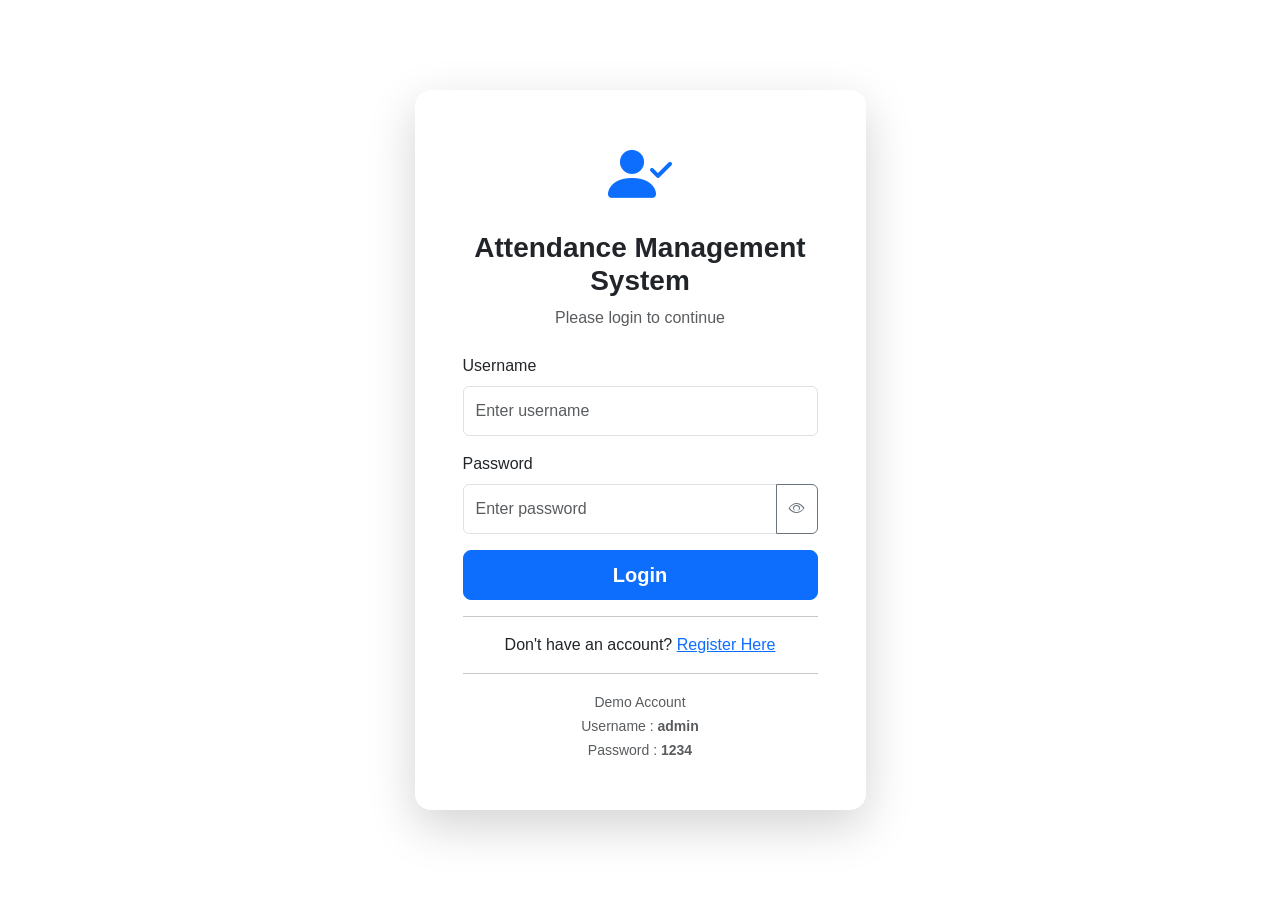
<file: index.html>
<!DOCTYPE html>
<html lang="en">
<head>
    <meta charset="UTF-8">
    <meta name="viewport" content="width=device-width, initial-scale=1.0">
    <title>Attendance Management System | Login</title>

    <!-- Bootstrap 5 -->
    <link href="https://cdn.jsdelivr.net/npm/bootstrap@5.3.3/dist/css/bootstrap.min.css" rel="stylesheet">

    <!-- Bootstrap Icons -->
    <link rel="stylesheet" href="https://cdn.jsdelivr.net/npm/bootstrap-icons@1.11.3/font/bootstrap-icons.min.css">

    <!-- Custom CSS -->
    <link rel="stylesheet" href="css/style.css">
</head>

<body class="bg-light">

<div class="container">

    <div class="row justify-content-center align-items-center vh-100">

        <div class="col-md-5">

            <div class="card shadow-lg border-0 rounded-4">

                <div class="card-body p-5">

                    <div class="text-center mb-4">

                        <i class="bi bi-person-check-fill text-primary display-3"></i>

                        <h2 class="mt-3 fw-bold">
                            Attendance Management System
                        </h2>

                        <p class="text-muted">
                            Please login to continue
                        </p>

                    </div>

                    <form id="loginForm">

                        <div class="mb-3">

                            <label class="form-label">
                                Username
                            </label>

                            <input
                                type="text"
                                class="form-control"
                                id="username"
                                placeholder="Enter username"
                                required>

                        </div>

                        <div class="mb-3">

                            <label class="form-label">
                                Password
                            </label>

                            <div class="input-group">

                                <input
                                    type="password"
                                    class="form-control"
                                    id="password"
                                    placeholder="Enter password"
                                    required>

                                <button
                                    class="btn btn-outline-secondary"
                                    type="button"
                                    onclick="togglePassword()">

                                    <i class="bi bi-eye"></i>

                                </button>

                            </div>

                        </div>

                        <div class="d-grid">

                            <button
                                type="submit"
                                class="btn btn-primary btn-lg">

                                Login

                            </button>
                            <hr>

<div class="text-center">

Don't have an account?

<a href="register.html">

Register Here

</a>

</div>

                        </div>

                    </form>

                    <hr>

                    <div class="text-center">

                        <small class="text-muted">

                            Demo Account

                            <br>

                            Username :
                            <strong>admin</strong>

                            <br>

                            Password :
                            <strong>1234</strong>

                        </small>

                    </div>

                </div>

            </div>

        </div>

    </div>

</div>

<script src="js/login.js"></script>

</body>
</html>
</file>
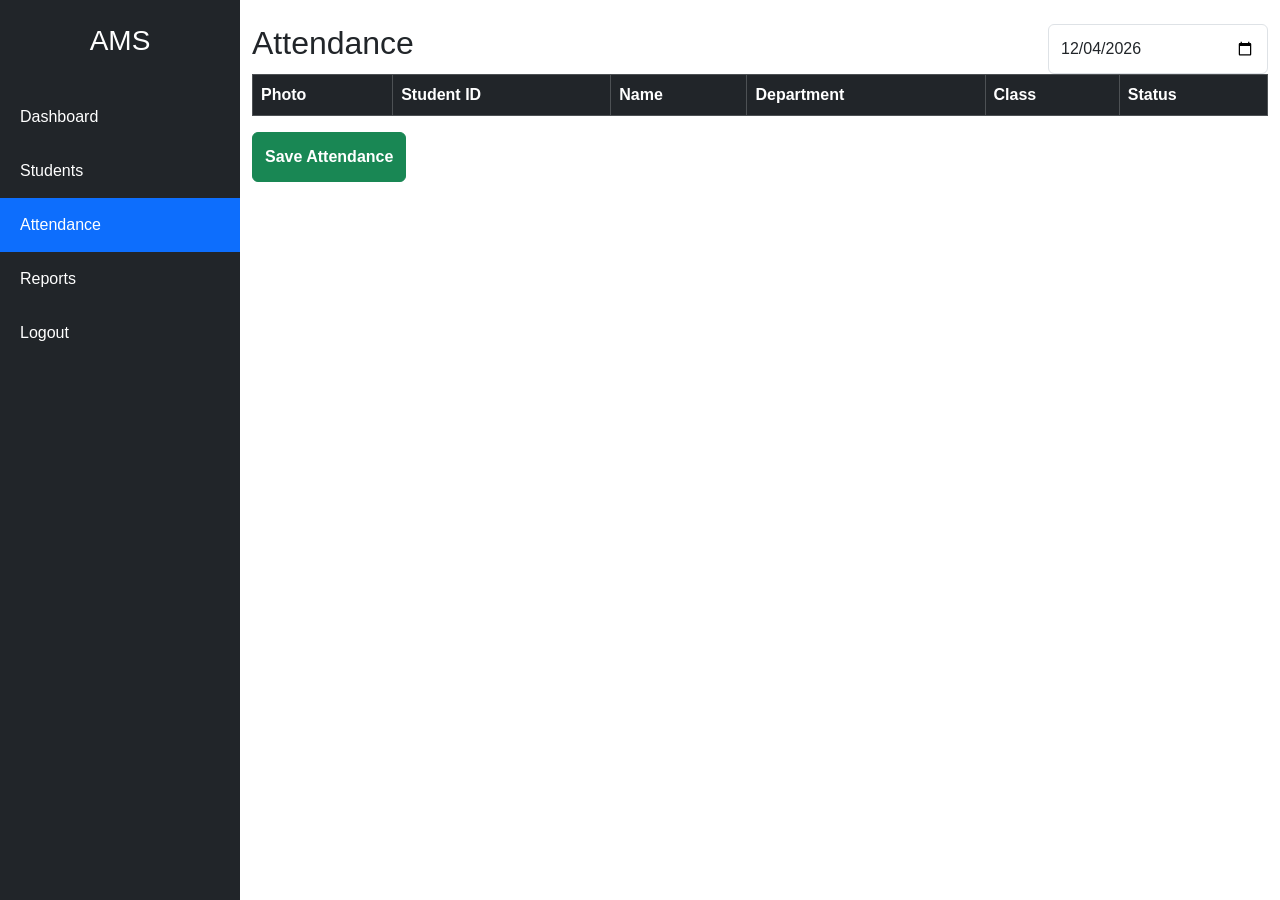
<file: attendance.html>
<!DOCTYPE html>
<html lang="en">
<head>
    <meta charset="UTF-8">
    <meta name="viewport" content="width=device-width, initial-scale=1.0">
    <title>Attendance Management</title>

    <link href="https://cdn.jsdelivr.net/npm/bootstrap@5.3.3/dist/css/bootstrap.min.css" rel="stylesheet">

    <link rel="stylesheet"
    href="https://cdn.jsdelivr.net/npm/bootstrap-icons@1.11.3/font/bootstrap-icons.min.css">

    <link rel="stylesheet" href="css/style.css">
</head>

<body>

<div class="d-flex">

    <!-- Sidebar -->
    <div class="sidebar">

        <h3 class="text-center text-white py-4">
            AMS
        </h3>

        <a href="dashboard.html">
            Dashboard
        </a>

        <a href="students.html">
            Students
        </a>

        <a href="attendance.html" class="active">
            Attendance
        </a>

        <a href="reports.html">
            Reports
        </a>

        <a href="index.html">
            Logout
        </a>

    </div>

    <div class="content">

        <div class="container mt-4">

            <div class="d-flex justify-content-between">

                <h2>Attendance</h2>

                <input
                type="date"
                id="attendanceDate"
                class="form-control"
                style="width:220px;">

            </div>

    <table class="table table-bordered table-hover align-middle">

    <thead class="table-dark">

        <tr>

            <th>Photo</th>
            <th>Student ID</th>
            <th>Name</th>
            <th>Department</th>
            <th>Class</th>
            <th>Status</th>

        </tr>

    </thead>

    <tbody id="attendanceTable">

    </tbody>

</table>

            <button
            class="btn btn-success"
            onclick="saveAttendance()">

            Save Attendance

            </button>

        </div>

    </div>

</div>

<script src="js/attendance.js"></script>

</body>
</html>
</file>
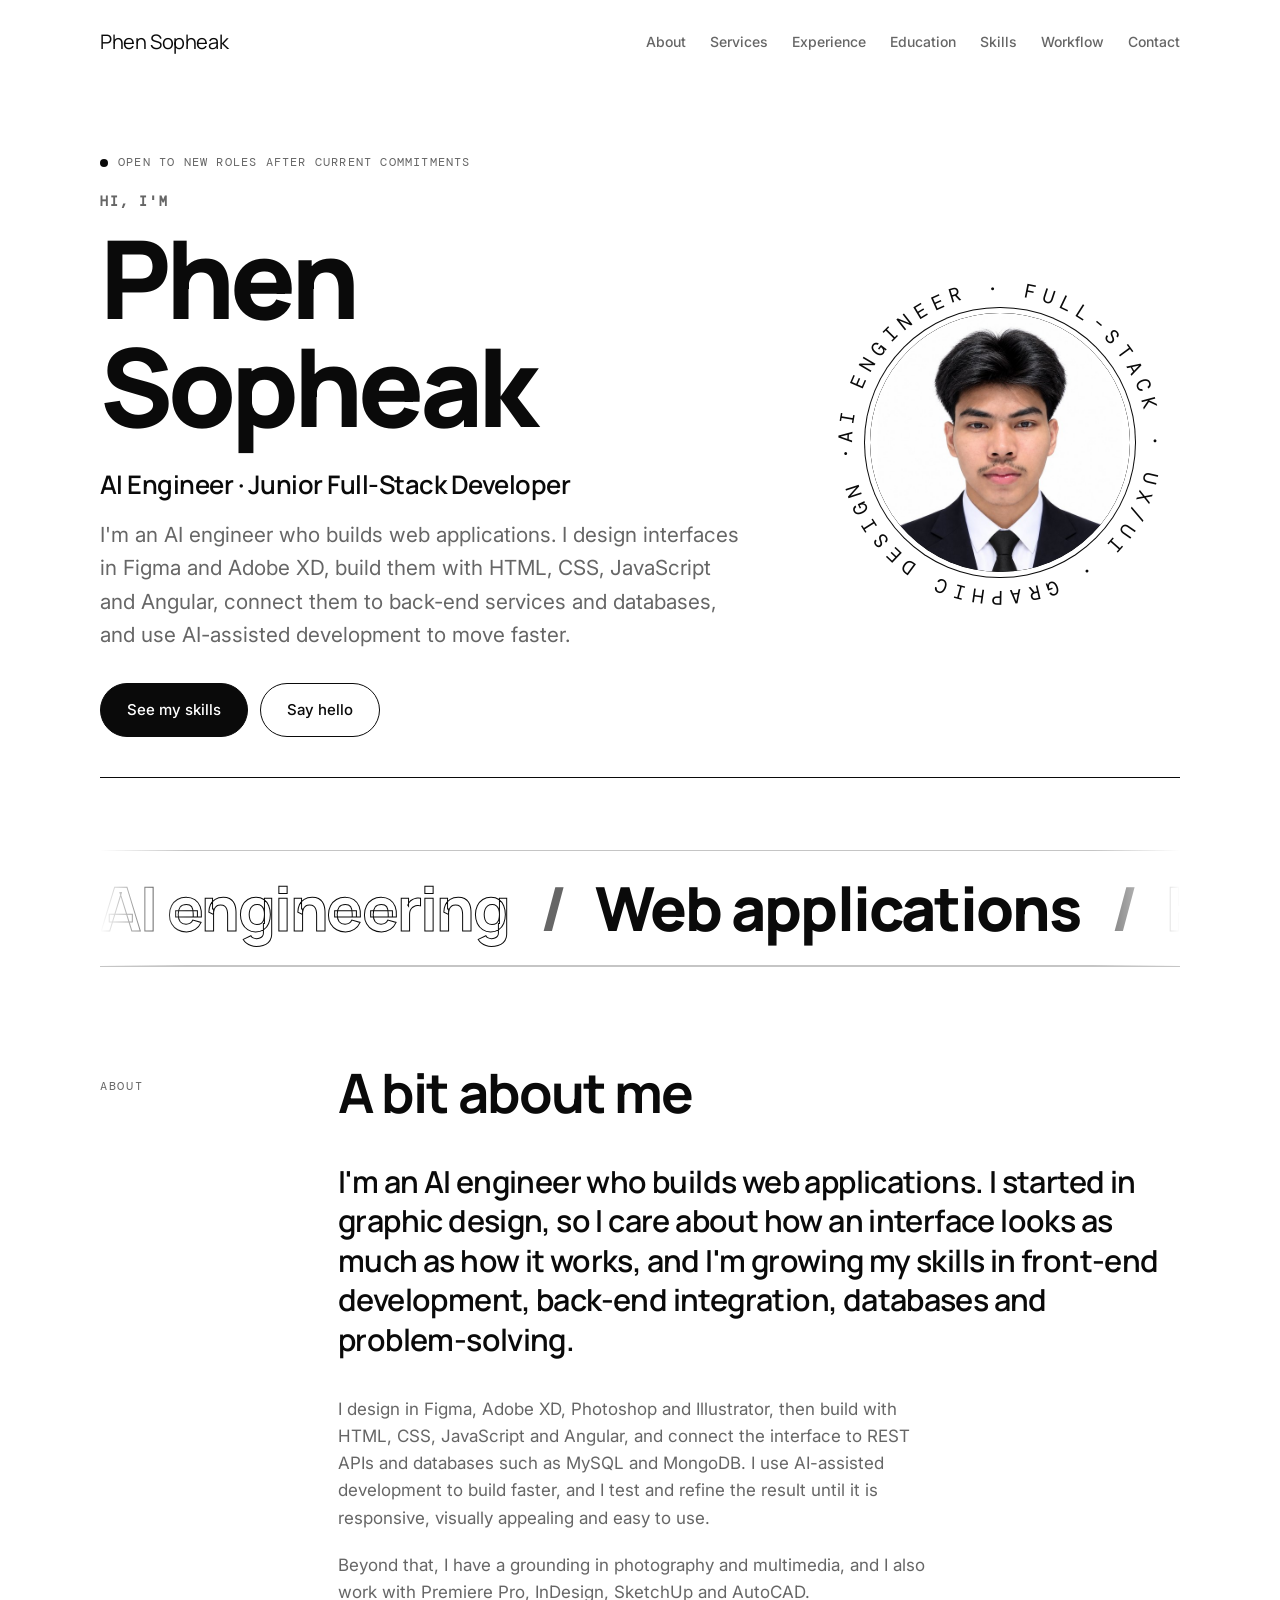
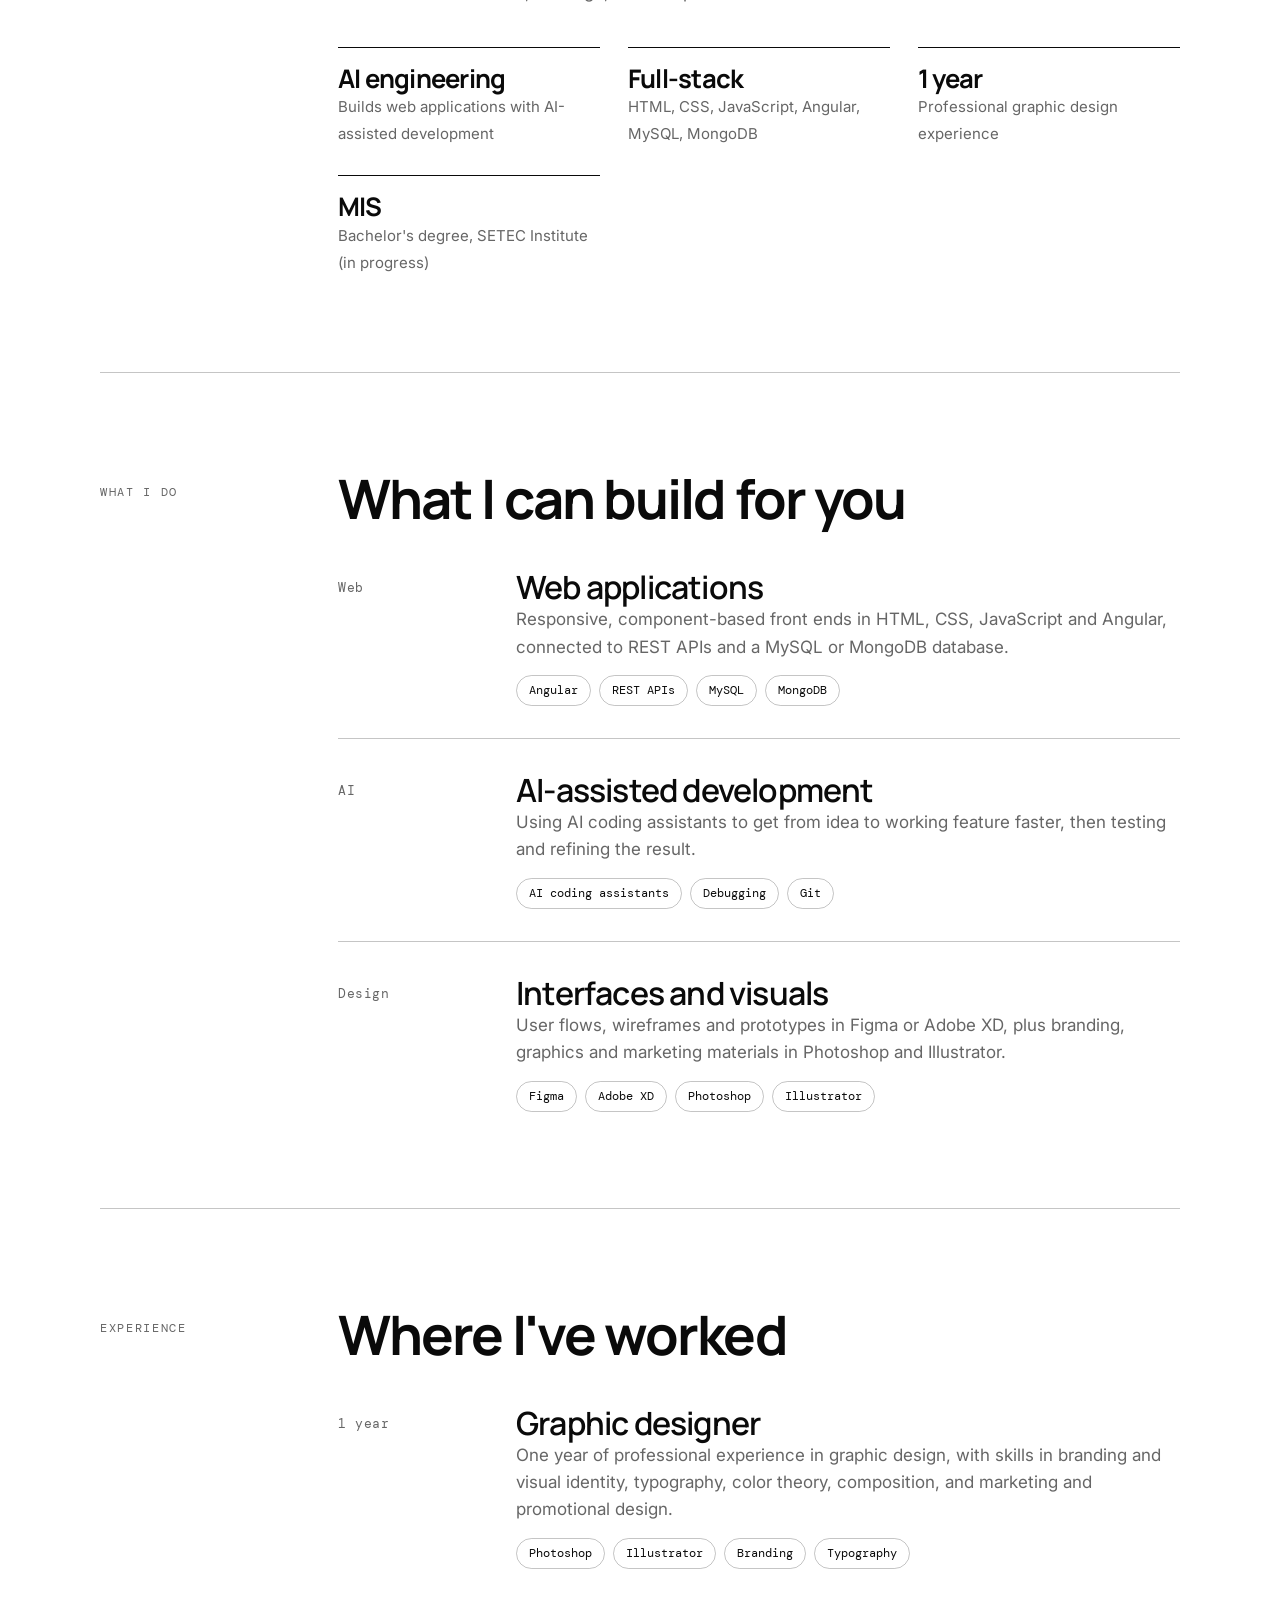
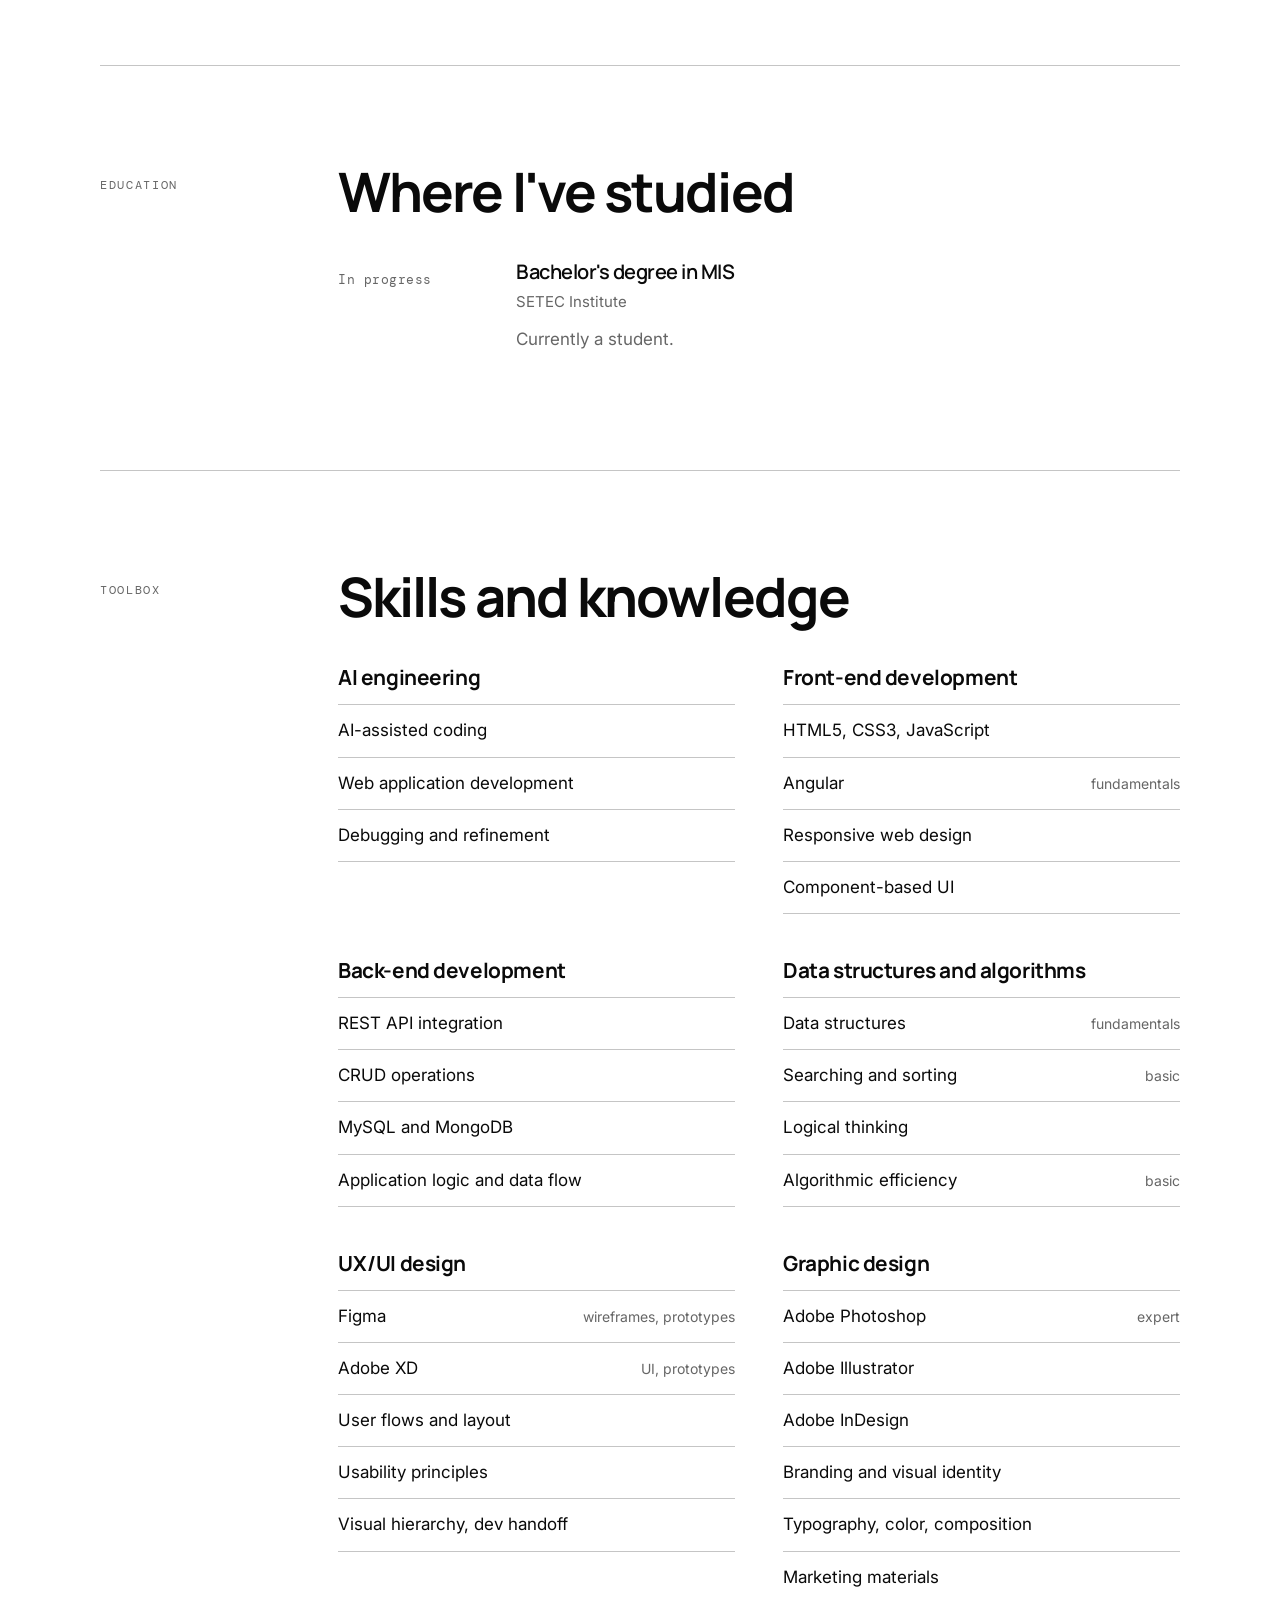
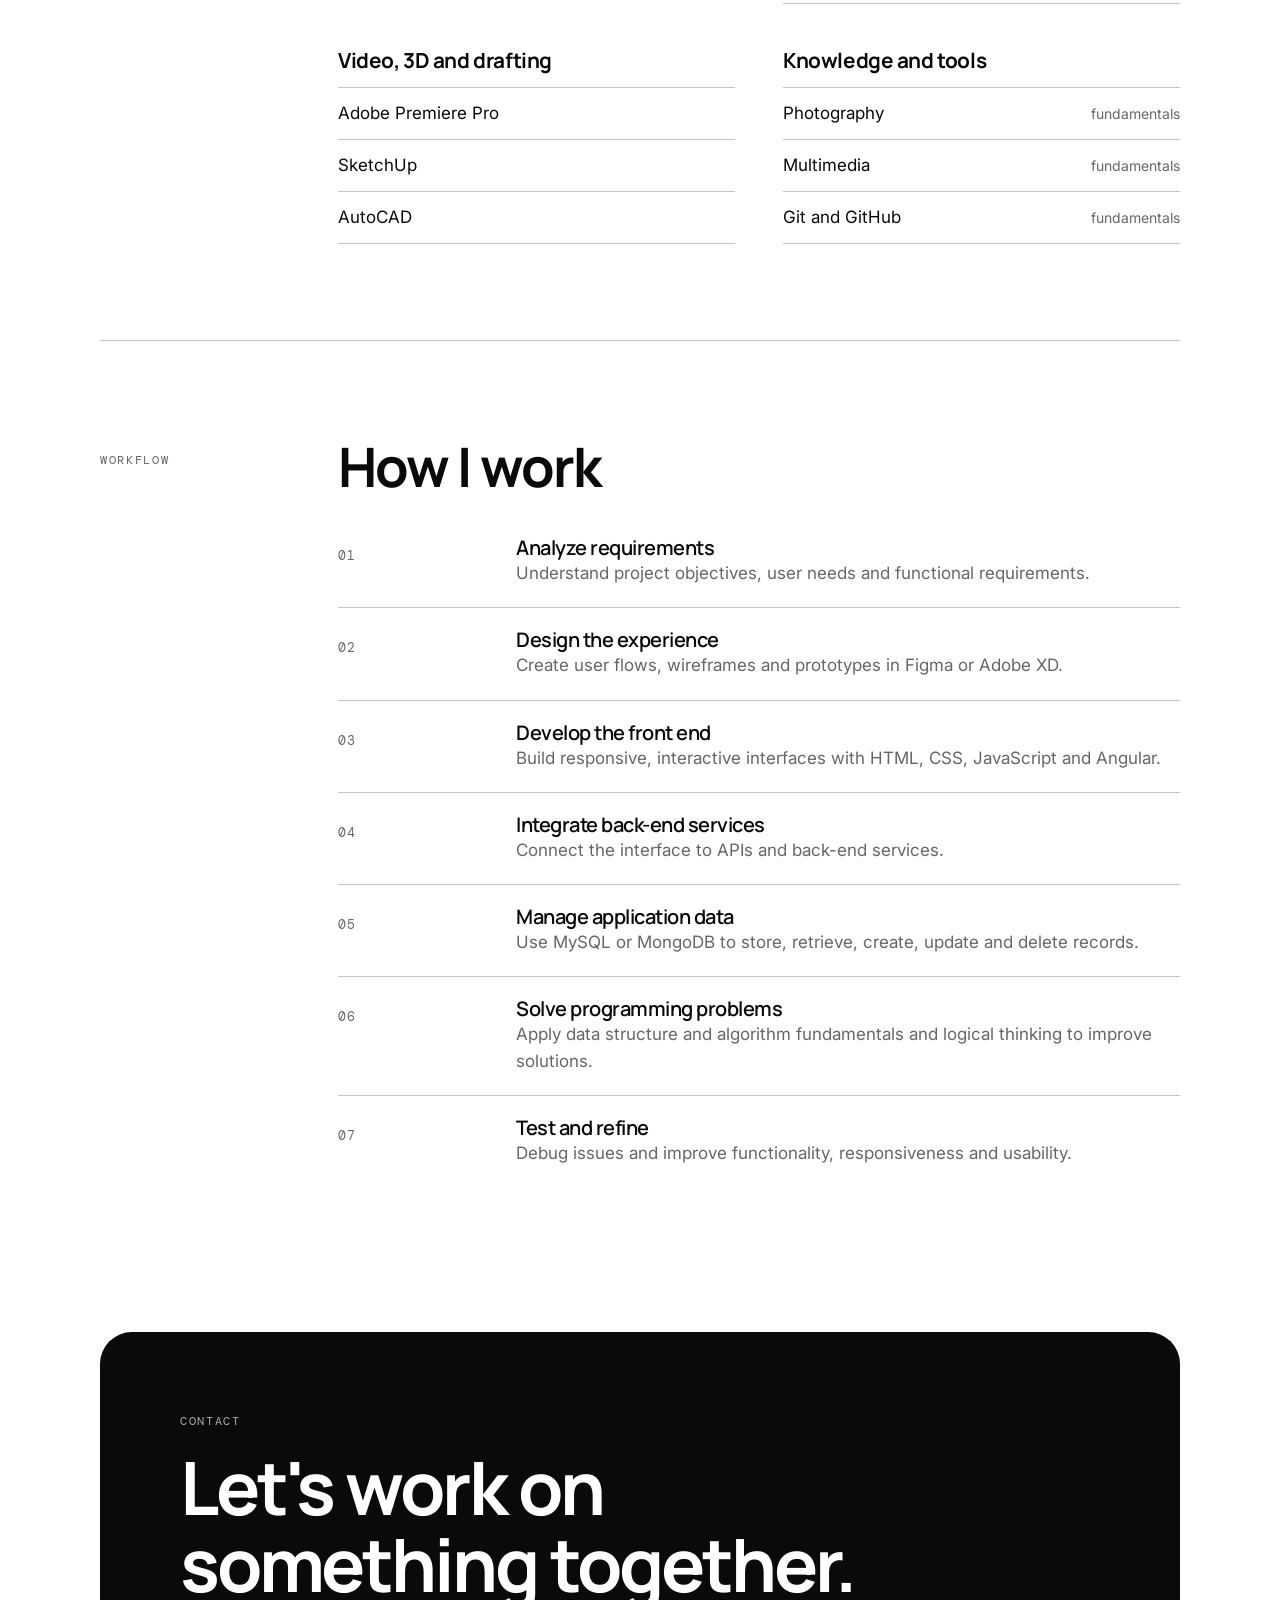
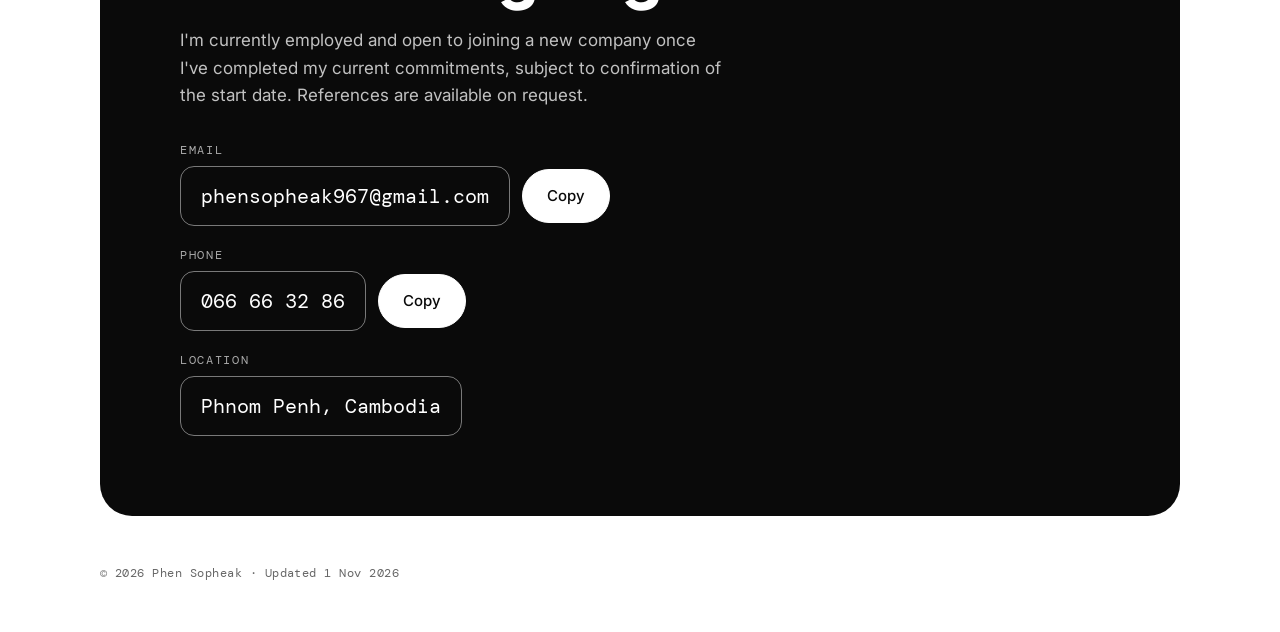
<file: Phen Sopheak Portfolio (4).html>
<!doctype html><html><head><meta charset=utf8><meta name=viewport content="width=device-width,initial-scale=1,viewport-fit=cover"><style>:root{color-scheme:light;box-sizing:border-box;padding-top:env(safe-area-inset-top,0px);padding-bottom:env(safe-area-inset-bottom,0px)}html{scroll-padding-top:env(safe-area-inset-top,0px)}body{margin:0;padding:0;font:14px -apple-system,BlinkMacSystemFont,sans-serif;background:#fff;color:#000}img{max-width:100%}[hidden]:not([hidden=until-found i]){display:none!important}</style></head><body>
<title>Phen Sopheak Portfolio</title>
<meta name="claude:viewport-fit-sides" content="cover">
<link rel="stylesheet" href="https://fonts.googleapis.com/css2?family=Manrope:wght@500;600;700;800&family=Inter:wght@400;500;600&family=DM+Mono:wght@400;500&display=swap">
<style>
/* Layout: monochrome editorial. Large sans name, rotating ring monogram, tool marquee, hairline-ruled rows, inverted contact band. Three colors only: black, white, gray. */
:root {
  --bg: #FFFFFF;
  --fg: #0A0A0A;
  --gray: #666666;
  --line: color-mix(in srgb, var(--gray) 38%, transparent);
  --ease: cubic-bezier(0.22, 1, 0.36, 1);
  --font-display: "Manrope", "Helvetica Neue", Arial, sans-serif;
  --font-body: "Inter", system-ui, -apple-system, "Segoe UI", sans-serif;
  --font-mono: "DM Mono", ui-monospace, "SFMono-Regular", Menlo, monospace;
}
@media (prefers-color-scheme: dark) {
  :root:not([data-theme="light"]) { --bg: #0A0A0A; --fg: #FFFFFF; --gray: #A3A3A3; color-scheme: dark; }
}
:root[data-theme="dark"] { --bg: #0A0A0A; --fg: #FFFFFF; --gray: #A3A3A3; color-scheme: dark; }

* { box-sizing: border-box; }
html { scroll-behavior: smooth; }
::selection { background: var(--fg); color: var(--bg); }
body {
  background: var(--bg);
  color: var(--fg);
  font-family: var(--font-body);
  font-size: 17px;
  line-height: 1.6;
  padding-left: max(16px, env(safe-area-inset-left, 0px));
  padding-right: max(16px, env(safe-area-inset-right, 0px));
  padding-block: 0;
}
a { color: inherit; }
a:focus-visible, button:focus-visible { outline: 2px solid var(--fg); outline-offset: 4px; border-radius: 4px; }
.wrap { max-width: 1080px; margin: 0 auto; }
h1, h2, h3 { font-family: var(--font-display); font-weight: 700; text-wrap: balance; margin: 0; }
.label { font-family: var(--font-mono); font-size: 12px; letter-spacing: 0.14em; text-transform: uppercase; color: var(--gray); }

/* scroll progress */
.progress { position: fixed; top: env(safe-area-inset-top, 0px); left: 0; right: 0; height: 2px; background: var(--fg); transform: scaleX(var(--p, 0)); transform-origin: left; z-index: 20; pointer-events: none; }

/* top bar */
.bar { display: flex; flex-wrap: wrap; align-items: center; justify-content: space-between; gap: 12px 24px; padding-block: 26px; }
.mark { font-family: var(--font-display); font-size: 20px; text-decoration: none; letter-spacing: -0.02em; }
.bar nav { display: flex; flex-wrap: wrap; gap: 4px 24px; font-size: 14px; font-weight: 500; }
.bar nav a { position: relative; text-decoration: none; color: var(--gray); padding-block: 4px; transition: color 0.3s; }
.bar nav a::after { content: ""; position: absolute; left: 0; right: 0; bottom: 0; height: 1px; background: var(--fg); transform: scaleX(0); transform-origin: right; transition: transform 0.45s var(--ease); }
.bar nav a:hover { color: var(--fg); }
.bar nav a:hover::after { transform: scaleX(1); transform-origin: left; }

/* hero */
.hero { position: relative; isolation: isolate; display: grid; grid-template-columns: minmax(0, 1fr) auto; gap: 40px 48px; align-items: center; padding-block: 64px 48px; }
.hero::before { content: ""; position: absolute; inset: 0; z-index: -1; pointer-events: none; opacity: 0; transition: opacity 0.5s; background: radial-gradient(420px circle at var(--mx, 70%) var(--my, 30%), color-mix(in srgb, var(--gray) 24%, transparent), transparent 65%); }
@media (hover: hover) { .hero:hover::before { opacity: 1; } }
.hero-copy { min-width: 0; }
.hi { display: block; font-family: var(--font-mono); font-size: 13px; letter-spacing: 0.14em; text-transform: uppercase; color: var(--gray); margin-bottom: 16px; }
.hero h1 { font-size: clamp(2.8rem, 9.5vw, 6.8rem); line-height: 1; letter-spacing: -0.045em; font-weight: 800; }
.hero h1 .name { display: block; }
.word { display: inline-block; overflow: hidden; vertical-align: top; padding: 0 0.08em 0.14em 0; margin-bottom: -0.14em; }
.ch { display: inline-block; animation: ch 1.1s var(--ease) both; animation-delay: calc(var(--i, 0) * 55ms + 150ms); }
.up { animation: up 1.1s var(--ease) both; animation-delay: var(--d, 0ms); }
.hero p.lead { font-size: clamp(1.1rem, 2.2vw, 1.3rem); max-width: 31em; margin: 32px 0 0; color: var(--gray); }
.hero .row { display: flex; flex-wrap: wrap; gap: 12px; margin-top: 32px; }
.hero-rule { grid-column: 1 / -1; height: 1px; background: var(--fg); transform-origin: left; animation: line 1.6s var(--ease) 0.5s both; }
.btn { display: inline-block; font-weight: 500; font-size: 15px; text-decoration: none; padding: 14px 26px; border-radius: 999px; border: 1px solid var(--fg); transition: transform 0.4s var(--ease), background-size 0.5s var(--ease), color 0.4s; }
.btn.primary { background: var(--fg); color: var(--bg); }
.btn.primary:hover { transform: translateY(-3px); }
.btn.ghost { background-image: linear-gradient(var(--fg), var(--fg)); background-repeat: no-repeat; background-position: left; background-size: 0% 100%; }
.btn.ghost:hover { background-size: 100% 100%; color: var(--bg); }

/* ring monogram */
.avatar { position: relative; width: clamp(220px, 31vw, 360px); aspect-ratio: 1; transform: translate(var(--px, 0px), var(--py, 0px)); transition: transform 0.5s var(--ease); }
.ring { position: absolute; inset: 0; width: 100%; height: 100%; animation: spin 32s linear infinite; }
.ring text { font-family: var(--font-mono); font-size: 11px; fill: var(--fg); }
.mono { position: absolute; inset: 14%; box-shadow: 0 0 0 5px var(--bg), 0 0 0 6px var(--fg); border-radius: 50%; background: var(--fg); color: var(--bg); display: grid; place-items: center; font-family: var(--font-display); font-weight: 700; font-size: clamp(2rem, 5vw, 3.4rem); letter-spacing: -0.04em; }

/* tool marquee */
.marquee { overflow: hidden; border-block: 1px solid var(--line); padding-block: 22px; margin-block: 24px 0; -webkit-mask-image: linear-gradient(90deg, transparent, #000 8%, #000 92%, transparent); mask-image: linear-gradient(90deg, transparent, #000 8%, #000 92%, transparent); }
.track { display: flex; width: max-content; animation: slide 42s linear infinite; }
.marquee:hover .track { animation-play-state: paused; }
.track span { font-family: var(--font-display); font-size: clamp(2rem, 5.2vw, 3.8rem); font-weight: 800; letter-spacing: -0.03em; line-height: 1.15; white-space: nowrap; padding-right: 0.5em; color: transparent; -webkit-text-stroke: 1px var(--fg); }
.track span.o { color: var(--fg); -webkit-text-stroke: 0; }
.track span::after { content: "/"; padding-left: 0.5em; color: var(--gray); -webkit-text-stroke: 0; }

/* sections */
section { padding-block: 96px; border-top: 1px solid var(--line); }
.sec-head { display: grid; grid-template-columns: 190px minmax(0, 1fr); gap: 16px 48px; }
.sec-head > .label { grid-column: 1; grid-row: 1 / span 2; align-self: start; position: sticky; top: calc(28px + env(safe-area-inset-top, 0px)); padding-top: 14px; }
.sec-head > h2 { grid-column: 2; font-size: clamp(2rem, 5vw, 3.4rem); line-height: 1.08; letter-spacing: -0.035em; }
.sec-head > .sec-content { grid-column: 2; min-width: 0; margin-top: 24px; }

/* about */
.about p { margin: 0 0 1.2em; max-width: 36em; color: var(--gray); }
.about p:first-child { font-family: var(--font-display); font-weight: 600; font-size: clamp(1.3rem, 2.8vw, 1.9rem); line-height: 1.3; letter-spacing: -0.02em; color: var(--fg); max-width: 28em; }
.facts { display: grid; grid-template-columns: repeat(auto-fit, minmax(190px, 1fr)); gap: 28px; margin: 40px 0 0; padding: 0; list-style: none; }
.facts li { border-top: 1px solid var(--fg); padding-top: 16px; }
.facts b { display: block; font-family: var(--font-display); font-weight: 700; font-size: 1.6rem; line-height: 1.15; letter-spacing: -0.03em; }
.facts span { color: var(--gray); font-size: 15px; }

/* dated entries */
.entries { list-style: none; margin: 0; padding: 0; }
.entry { position: relative; display: grid; grid-template-columns: 150px minmax(0, 1fr); gap: 8px 28px; padding-block: 32px; border-bottom: 1px solid var(--line); }
.entry:first-child { padding-top: 0; }
.entry:last-child { border-bottom: 0; padding-bottom: 0; }
.entry.compact { padding-block: 20px; }
.entry.compact:first-child { padding-top: 0; }
.entry::after { content: ""; position: absolute; left: 0; bottom: -1px; width: 100%; height: 1px; background: var(--fg); transform: scaleX(0); transform-origin: left; transition: transform 0.7s var(--ease); }
.entry:hover::after { transform: scaleX(1); }
.period { font-family: var(--font-mono); font-size: 13px; letter-spacing: 0.04em; color: var(--gray); padding-top: 10px; transition: color 0.3s; }
.entry:hover .period { color: var(--fg); }
.entry h3 { font-size: clamp(1.4rem, 3vw, 2rem); line-height: 1.2; letter-spacing: -0.025em; font-weight: 600; transition: transform 0.6s var(--ease); }
.entry.compact h3 { font-size: 1.25rem; }
.entry:hover h3 { transform: translateX(12px); }
.entry h3 a { text-decoration: none; }
.sub { font-size: 15px; color: var(--gray); margin: 6px 0 12px; }
.entry p { margin: 0 0 14px; color: var(--gray); max-width: 40em; }
.entry p:last-child { margin-bottom: 0; }
.points { list-style: none; margin: 0 0 14px; padding: 0; display: grid; gap: 6px; max-width: 40em; color: var(--gray); }
.points li { position: relative; padding-left: 22px; }
.points li::before { content: ""; position: absolute; left: 0; top: 0.85em; width: 10px; height: 1px; background: var(--fg); }
.tags { display: flex; flex-wrap: wrap; gap: 8px; list-style: none; margin: 0; padding: 0; }
.tags li { font-family: var(--font-mono); font-size: 12px; padding: 5px 12px; border-radius: 999px; border: 1px solid var(--line); transition: background 0.3s, color 0.3s, border-color 0.3s; }
.tags li:hover { background: var(--fg); color: var(--bg); border-color: var(--fg); }

/* skills and others */
.groups { display: grid; grid-template-columns: repeat(auto-fit, minmax(250px, 1fr)); gap: 44px 48px; }
.groups h3 { font-size: 1.3rem; line-height: 1.2; letter-spacing: -0.02em; margin-bottom: 14px; }
.groups ul { list-style: none; margin: 0; padding: 0; }
.groups li { display: flex; flex-wrap: wrap; justify-content: space-between; align-items: baseline; gap: 2px 16px; padding-block: 12px; border-top: 1px solid var(--line); transition: padding-left 0.45s var(--ease); }
.groups li:last-child { border-bottom: 1px solid var(--line); }
.groups li:hover { padding-left: 12px; }
.groups small { color: var(--gray); font-size: 14px; margin-left: auto; text-align: right; }

/* knowledge */
.now { margin: 0 0 40px; }
.now .label { display: block; margin-bottom: 12px; }

/* contact */
.contact { background: var(--fg); color: var(--bg); border-radius: 32px; padding: clamp(32px, 7vw, 80px); margin-bottom: 48px; }
.contact .label { color: var(--bg); opacity: 0.65; }
.contact h2 { font-size: clamp(2.2rem, 7vw, 4.6rem); line-height: 1.05; letter-spacing: -0.04em; margin: 18px 0 24px; max-width: 12em; }
.contact p { max-width: 32em; margin: 0 0 32px; opacity: 0.75; }
.mail { display: flex; flex-wrap: wrap; align-items: center; gap: 12px; }
.mail code { font-family: var(--font-mono); font-size: clamp(1rem, 3vw, 1.25rem); padding: 13px 20px; border: 1px solid color-mix(in srgb, var(--bg) 45%, transparent); border-radius: 14px; overflow-wrap: anywhere; user-select: all; }
.mail button { font: inherit; font-size: 15px; font-weight: 500; background: var(--bg); color: var(--fg); border: 1px solid var(--bg); padding: 14px 24px; border-radius: 999px; cursor: pointer; transition: transform 0.4s var(--ease); }
.mail button:hover { transform: translateY(-3px); }
.links { display: flex; flex-wrap: wrap; gap: 8px 28px; margin-top: 32px; font-weight: 500; }
.links a { color: var(--bg); text-decoration-thickness: 1px; text-underline-offset: 6px; }
footer { padding-block: 0 48px; font-family: var(--font-mono); font-size: 12px; letter-spacing: 0.04em; color: var(--gray); display: flex; flex-wrap: wrap; justify-content: space-between; gap: 8px 24px; }

.status { display: inline-flex; align-items: center; gap: 10px; font-family: var(--font-mono); font-size: 12px; letter-spacing: 0.1em; text-transform: uppercase; color: var(--gray); margin-bottom: 22px; }
.status i { width: 8px; height: 8px; border-radius: 50%; background: var(--fg); animation: pulse 2.4s ease-out infinite; }
.role { margin-top: 24px; font-family: var(--font-display); font-weight: 600; font-size: clamp(1.15rem, 2.6vw, 1.6rem); letter-spacing: -0.02em; }
.role + p.lead { margin-top: 12px; }
.mono { overflow: hidden; }
.mono img { width: 100%; height: 100%; object-fit: cover; display: block; border-radius: 50%; }
.reach { display: grid; gap: 20px; }
.mail .label { flex: 0 0 100%; margin-bottom: -6px; }

/* motion */
@keyframes pulse { 0% { box-shadow: 0 0 0 0 color-mix(in srgb, var(--fg) 45%, transparent); } 80%, 100% { box-shadow: 0 0 0 10px transparent; } }
@keyframes ch { from { transform: translateY(112%); } to { transform: none; } }
@keyframes up { from { opacity: 0; transform: translateY(26px); } to { opacity: 1; transform: none; } }
@keyframes line { from { transform: scaleX(0); } to { transform: scaleX(1); } }
@keyframes spin { to { transform: rotate(360deg); } }
@keyframes slide { to { transform: translateX(-50%); } }
.rv { transition: opacity 1s var(--ease), transform 1s var(--ease); transition-delay: calc(var(--i, 0) * 90ms); }
html.anim .rv:not(.in) { opacity: 0; transform: translateY(40px); }

@media (max-width: 760px) {
  .hero { grid-template-columns: minmax(0, 1fr); padding-block: 24px 40px; }
  .av-wrap { order: -1; }
  .avatar { width: 230px; }
  .sec-head { grid-template-columns: minmax(0, 1fr); gap: 12px; }
  .sec-head > .label { grid-column: 1; grid-row: auto; position: static; padding-top: 0; }
  .sec-head > h2, .sec-head > .sec-content { grid-column: 1; }
  .entry { grid-template-columns: minmax(0, 1fr); }
  .period { padding-top: 0; }
  section { padding-block: 64px; }
}
@media (prefers-reduced-motion: reduce) {
  html { scroll-behavior: auto; }
  *, *::before, *::after { animation: none !important; transition: none !important; }
  .marquee { overflow-x: auto; }
}
</style>

<div class="progress" id="progress" aria-hidden="true"></div>
<div class="wrap">
  <header class="bar">
    <a class="mark" href="#top" id="top">Your Name</a>
    <nav aria-label="Sections" id="nav"></nav>
  </header>
  <main id="main"></main>
  <footer id="foot"></footer>
</div>

<script>
/* ============================================================
   YOUR CONTENT. Everything on the site comes from this block.
   Any section left empty (an empty list) is hidden automatically.
   ============================================================ */
var DATA = {
  sample: false,
  updated: "1 Nov 2026",
  name: "Phen Sopheak",
  initials: "PS",
  role: "AI Engineer · Junior Full-Stack Developer",
  status: "Open to new roles after current commitments",
  ring: "AI engineer · Full-stack · UX/UI · Graphic design · ",
  photo: "[data-uri]",
  intro: "I'm an AI engineer who builds web applications. I design interfaces in Figma and Adobe XD, build them with HTML, CSS, JavaScript and Angular, connect them to back-end services and databases, and use AI-assisted development to move faster.",
  marquee: ["AI engineering", "Web applications", "HTML5", "CSS3", "JavaScript", "Angular", "MySQL", "MongoDB", "Figma", "Adobe XD", "Photoshop", "Git"],

  about: {
    paragraphs: [
      "I'm an AI engineer who builds web applications. I started in graphic design, so I care about how an interface looks as much as how it works, and I'm growing my skills in front-end development, back-end integration, databases and problem-solving.",
      "I design in Figma, Adobe XD, Photoshop and Illustrator, then build with HTML, CSS, JavaScript and Angular, and connect the interface to REST APIs and databases such as MySQL and MongoDB. I use AI-assisted development to build faster, and I test and refine the result until it is responsive, visually appealing and easy to use.",
      "Beyond that, I have a grounding in photography and multimedia, and I also work with Premiere Pro, InDesign, SketchUp and AutoCAD."
    ],
    facts: [
      { title: "AI engineering", text: "Builds web applications with AI-assisted development" },
      { title: "Full-stack", text: "HTML, CSS, JavaScript, Angular, MySQL, MongoDB" },
      { title: "1 year", text: "Professional graphic design experience" },
      { title: "MIS", text: "Bachelor's degree, SETEC Institute (in progress)" }
    ]
  },

  services: [
    { tag: "Web", title: "Web applications", text: "Responsive, component-based front ends in HTML, CSS, JavaScript and Angular, connected to REST APIs and a MySQL or MongoDB database.", tags: ["Angular", "REST APIs", "MySQL", "MongoDB"] },
    { tag: "AI", title: "AI-assisted development", text: "Using AI coding assistants to get from idea to working feature faster, then testing and refining the result.", tags: ["AI coding assistants", "Debugging", "Git"] },
    { tag: "Design", title: "Interfaces and visuals", text: "User flows, wireframes and prototypes in Figma or Adobe XD, plus branding, graphics and marketing materials in Photoshop and Illustrator.", tags: ["Figma", "Adobe XD", "Photoshop", "Illustrator"] }
  ],

  experience: [
    { period: "1 year", role: "Graphic designer", org: "",
      text: "One year of professional experience in graphic design, with skills in branding and visual identity, typography, color theory, composition, and marketing and promotional design.",
      points: [], tags: ["Photoshop", "Illustrator", "Branding", "Typography"] }
  ],

  education: [
    { period: "In progress", title: "Bachelor's degree in MIS", place: "SETEC Institute", note: "Currently a student." }
  ],

  projects: [],

  skills: [
    { group: "AI engineering", items: [ { name: "AI-assisted coding", level: "" }, { name: "Web application development", level: "" }, { name: "Debugging and refinement", level: "" } ] },
    { group: "Front-end development", items: [ { name: "HTML5, CSS3, JavaScript", level: "" }, { name: "Angular", level: "fundamentals" }, { name: "Responsive web design", level: "" }, { name: "Component-based UI", level: "" } ] },
    { group: "Back-end development", items: [ { name: "REST API integration", level: "" }, { name: "CRUD operations", level: "" }, { name: "MySQL and MongoDB", level: "" }, { name: "Application logic and data flow", level: "" } ] },
    { group: "Data structures and algorithms", items: [ { name: "Data structures", level: "fundamentals" }, { name: "Searching and sorting", level: "basic" }, { name: "Logical thinking", level: "" }, { name: "Algorithmic efficiency", level: "basic" } ] },
    { group: "UX/UI design", items: [ { name: "Figma", level: "wireframes, prototypes" }, { name: "Adobe XD", level: "UI, prototypes" }, { name: "User flows and layout", level: "" }, { name: "Usability principles", level: "" }, { name: "Visual hierarchy, dev handoff", level: "" } ] },
    { group: "Graphic design", items: [ { name: "Adobe Photoshop", level: "expert" }, { name: "Adobe Illustrator", level: "" }, { name: "Adobe InDesign", level: "" }, { name: "Branding and visual identity", level: "" }, { name: "Typography, color, composition", level: "" }, { name: "Marketing materials", level: "" } ] },
    { group: "Video, 3D and drafting", items: [ { name: "Adobe Premiere Pro", level: "" }, { name: "SketchUp", level: "" }, { name: "AutoCAD", level: "" } ] },
    { group: "Knowledge and tools", items: [ { name: "Photography", level: "fundamentals" }, { name: "Multimedia", level: "fundamentals" }, { name: "Git and GitHub", level: "fundamentals" } ] }
  ],

  process: [
    { title: "Analyze requirements", text: "Understand project objectives, user needs and functional requirements." },
    { title: "Design the experience", text: "Create user flows, wireframes and prototypes in Figma or Adobe XD." },
    { title: "Develop the front end", text: "Build responsive, interactive interfaces with HTML, CSS, JavaScript and Angular." },
    { title: "Integrate back-end services", text: "Connect the interface to APIs and back-end services." },
    { title: "Manage application data", text: "Use MySQL or MongoDB to store, retrieve, create, update and delete records." },
    { title: "Solve programming problems", text: "Apply data structure and algorithm fundamentals and logical thinking to improve solutions." },
    { title: "Test and refine", text: "Debug issues and improve functionality, responsiveness and usability." }
  ],

  knowledge: { learning: [], log: [] },

  achievements: [],

  others: [],

  contact: {
    heading: "Let's work on something together.",
    text: "I'm currently employed and open to joining a new company once I've completed my current commitments, subject to confirmation of the start date. References are available on request.",
    items: [
      { label: "Email", value: "phensopheak967@gmail.com", copy: true },
      { label: "Phone", value: "066 66 32 86", copy: true },
      { label: "Location", value: "Phnom Penh, Cambodia", copy: false }
    ],
    links: []
  }
};

/* ============================================================
   Page builder. No need to edit below this line.
   ============================================================ */
(function () {
  var D = DATA;
  function el(tag, cls, kids) {
    var n = document.createElement(tag);
    if (cls) n.className = cls;
    (kids || []).forEach(function (k) { if (k) n.appendChild(typeof k === "string" ? document.createTextNode(k) : k); });
    return n;
  }
  function safeHref(u) { return typeof u === "string" && /^(https?:\/\/|#)/.test(u) ? u : ""; }
  function titled(text, link) {
    var h = el("h3");
    var href = safeHref(link);
    if (href) { var a = el("a", "", [text]); a.href = href; a.rel = "noopener"; h.appendChild(a); }
    else h.appendChild(document.createTextNode(text));
    return h;
  }
  function tagList(tags) {
    if (!tags || !tags.length) return null;
    return el("ul", "tags", tags.map(function (t) { return el("li", "", [t]); }));
  }
  function pointList(points) {
    if (!points || !points.length) return null;
    return el("ul", "points", points.map(function (p) { return el("li", "", [p]); }));
  }
  function entry(period, title, sub, text, points, tags, link, compact) {
    var body = el("div", "", [titled(title, link), sub ? el("div", "sub", [sub]) : null, text ? el("p", "", [text]) : null, pointList(points), tagList(tags)]);
    return el("li", "entry" + (compact ? " compact" : ""), [el("div", "period", [period || ""]), body]);
  }
  function section(id, label, title, content) {
    var s = el("section");
    s.id = id;
    s.appendChild(el("div", "sec-head", [el("div", "label", [label]), el("h2", "", [title]), content]));
    return s;
  }
  function wrap(child) { return el("div", "sec-content", [child]); }
  function groups(list, itemNote) {
    return el("div", "groups", list.map(function (g) {
      return el("div", "", [el("h3", "", [g.group]), el("ul", "", g.items.map(function (i) {
        return el("li", "", [i.name, itemNote(i) ? el("small", "", [itemNote(i)]) : null]);
      }))]);
    }));
  }
  var has = function (a) { return a && a.length; };
  var main = document.getElementById("main");

  /* ---------- hero ---------- */
  var h1 = el("h1");
  h1.setAttribute("aria-label", "Hi, I'm " + D.name);
  var hi = el("span", "hi", ["Hi, I'm"]); hi.setAttribute("aria-hidden", "true");
  var nm = el("span", "name"); nm.setAttribute("aria-hidden", "true");
  var idx = 0;
  D.name.split(" ").forEach(function (w) {
    var ws = el("span", "word");
    Array.from(w).forEach(function (c) { var s = el("span", "ch", [c]); s.style.setProperty("--i", idx++); ws.appendChild(s); });
    nm.appendChild(ws); nm.appendChild(document.createTextNode(" "));
  });
  h1.appendChild(hi); h1.appendChild(nm);

  var lead = el("p", "lead up", [D.intro || ""]); lead.style.setProperty("--d", "750ms");
  var ctaMain = Object.assign(el("a", "btn primary", ["See my work"]), { href: "#projects" });
  var cta = el("div", "row up", [ctaMain, Object.assign(el("a", "btn ghost", ["Say hello"]), { href: "#contact" })]);
  cta.style.setProperty("--d", "900ms");
  var st = D.status ? el("div", "status up", [el("i"), D.status]) : null;
  if (st) st.style.setProperty("--d", "250ms");
  var role = D.role ? el("div", "role up", [D.role]) : null;
  if (role) role.style.setProperty("--d", "650ms");
  var copy = el("div", "hero-copy", [st, h1, role, lead, cta]);

  /* ring monogram */
  var NS = "http://www.w3.org/2000/svg";
  var ring = document.createElementNS(NS, "svg");
  ring.setAttribute("class", "ring"); ring.setAttribute("viewBox", "0 0 200 200"); ring.setAttribute("aria-hidden", "true");
  var path = document.createElementNS(NS, "path");
  path.setAttribute("id", "ringpath"); path.setAttribute("fill", "none");
  path.setAttribute("d", "M100,100 m-82,0 a82,82 0 1,1 164,0 a82,82 0 1,1 -164,0");
  var txt = document.createElementNS(NS, "text");
  var tp = document.createElementNS(NS, "textPath");
  tp.setAttribute("href", "#ringpath"); tp.setAttribute("textLength", "512"); tp.setAttribute("lengthAdjust", "spacing");
  var rt = (D.ring || "").toUpperCase();
  while (rt && rt.length < 44) rt += rt;
  tp.textContent = rt;
  txt.appendChild(tp); ring.appendChild(path); ring.appendChild(txt);
  var mono = el("div", "mono");
  if (D.photo) { var ph = document.createElement("img"); ph.src = D.photo; ph.alt = ""; mono.appendChild(ph); } else mono.appendChild(document.createTextNode(D.initials || ""));
  var av = el("div", "avatar", [ring, mono]);
  av.setAttribute("role", "img"); av.setAttribute("aria-label", D.photo ? "Photo of " + D.name : "Monogram " + (D.initials || ""));
  var avWrap = el("div", "av-wrap up", [av]); avWrap.style.setProperty("--d", "500ms");

  var hero = el("div", "hero", [copy, avWrap, el("div", "hero-rule")]);
  main.appendChild(hero);
  document.querySelector(".mark").textContent = D.name;

  /* ---------- tool marquee ---------- */
  if (has(D.skills)) {
    var names = has(D.marquee) ? D.marquee.slice() : [];
    if (!names.length) D.skills.forEach(function (g) { g.items.forEach(function (i) { names.push(i.name); }); });
    var track = el("div", "track");
    track.style.animationDuration = (names.length * 5) + "s";
    [0, 1].forEach(function (k) {
      names.forEach(function (n, i) {
        var s = el("span", i % 2 ? "o" : "", [n]);
        if (k) s.setAttribute("aria-hidden", "true");
        track.appendChild(s);
      });
    });
    main.appendChild(el("div", "marquee", [track]));
  }

  var built = [];
  function add(id, navLabel, node) { if (node) { main.appendChild(node); built.push([id, navLabel]); } }

  /* about */
  if (D.about && (has(D.about.paragraphs) || has(D.about.facts))) {
    var ab = el("div", "about", (D.about.paragraphs || []).map(function (p) { return el("p", "", [p]); }));
    if (has(D.about.facts)) ab.appendChild(el("ul", "facts", D.about.facts.map(function (f) { return el("li", "", [el("b", "", [f.title]), el("span", "", [f.text])]); })));
    add("about", "About", section("about", "About", "A bit about me", wrap(ab)));
  }
  /* services */
  if (has(D.services)) add("services", "Services", section("services", "What I do", "What I can build for you",
    wrap(el("ol", "entries", D.services.map(function (v) { return entry(v.tag, v.title, "", v.text, null, v.tags); })))));
  /* experience */
  if (has(D.experience)) add("experience", "Experience", section("experience", "Experience", "Where I've worked",
    wrap(el("ol", "entries", D.experience.map(function (e) { return entry(e.period, e.role, e.org, e.text, e.points, e.tags, e.link); })))));
  /* education */
  if (has(D.education)) add("education", "Education", section("education", "Education", "Where I've studied",
    wrap(el("ol", "entries", D.education.map(function (e) { return entry(e.period, e.title, e.place, e.note, null, null, null, true); })))));
  /* projects */
  if (has(D.projects)) add("projects", "Projects", section("projects", "Selected work", "Projects",
    wrap(el("ol", "entries", D.projects.map(function (p) { return entry(p.year, p.title, p.role, p.text, null, p.tags, p.link); })))));
  /* skills */
  if (has(D.skills)) add("skills", "Skills", section("skills", "Toolbox", "Skills and knowledge", wrap(groups(D.skills, function (i) { return i.level; }))));
  /* workflow */
  if (has(D.process)) add("process", "Workflow", section("process", "Workflow", "How I work",
    wrap(el("ol", "entries", D.process.map(function (p, i) { return entry("0" + (i + 1), p.title, "", p.text, null, null, null, true); })))));
  /* learning log */
  var K = D.knowledge || {};
  if (has(K.learning) || has(K.log)) {
    var kn = el("div");
    if (has(K.learning)) kn.appendChild(el("div", "now", [el("span", "label", ["Learning right now"]), tagList(K.learning)]));
    if (has(K.log)) {
      var log = K.log.slice().sort(function (a, b) { return new Date(b.date) - new Date(a.date); });
      kn.appendChild(el("ol", "entries", log.map(function (l) { return entry(l.date, l.title, "", l.text, null, l.tags, l.link); })));
    }
    add("knowledge", "Learning", section("knowledge", "Learning log", "What I'm learning", wrap(kn)));
  }
  /* achievements */
  if (has(D.achievements)) add("achievements", "Achievements", section("achievements", "Recognition", "Achievements and certificates",
    wrap(el("ol", "entries", D.achievements.map(function (a) { return entry(a.year, a.title, a.from, "", null, null, a.link, true); })))));
  /* others */
  if (has(D.others)) add("others", "More", section("others", "Beyond work", "Languages, interests and more", wrap(groups(D.others, function (i) { return i.note; }))));

  /* contact */
  var C = D.contact;
  if (C) {
    var band = el("div", "contact", [el("div", "label", ["Contact"]), el("h2", "", [C.heading || "Get in touch"]), C.text ? el("p", "", [C.text]) : null]);
    var rows = C.items || (C.email ? [{ label: "Email", value: C.email, copy: true }] : []);
    if (rows.length) {
      var reach = el("div", "reach");
      rows.forEach(function (r) {
        var code = el("code", "", [r.value]);
        var kids = [el("span", "label", [r.label]), code];
        if (r.copy) {
          var btn = el("button", "", ["Copy"]); btn.type = "button";
          btn.addEventListener("click", function () {
            function done() { btn.textContent = "Copied"; setTimeout(function () { btn.textContent = "Copy"; }, 1800); }
            function fallback() { var rg = document.createRange(); rg.selectNodeContents(code); var sel = window.getSelection(); sel.removeAllRanges(); sel.addRange(rg); btn.textContent = "Press Ctrl+C"; }
            try { navigator.clipboard.writeText(r.value).then(done, fallback); } catch (e) { fallback(); }
          });
          kids.push(btn);
        }
        reach.appendChild(el("div", "mail", kids));
      });
      band.appendChild(reach);
    }
    if (has(C.links)) band.appendChild(el("div", "links", C.links.filter(function (l) { return safeHref(l.href); }).map(function (l) {
      var a = el("a", "", [l.label]); a.href = l.href; a.rel = "noopener"; return a;
    })));
    var cs = el("section", "", [band]); cs.id = "contact"; cs.style.cssText = "border-top:0;padding-block:48px 0";
    main.appendChild(cs); built.push(["contact", "Contact"]);
  }

  /* hero button points at the first section that exists */
  if (!has(D.projects)) { ctaMain.textContent = "See my skills"; ctaMain.href = has(D.skills) ? "#skills" : "#contact"; }

  /* nav and footer */
  var nav = document.getElementById("nav");
  built.forEach(function (b) { var a = el("a", "", [b[1]]); a.href = "#" + b[0]; nav.appendChild(a); });
  var foot = document.getElementById("foot");
  foot.appendChild(el("span", "", ["© 2026 " + D.name + (D.updated ? " · Updated " + D.updated : "")]));
  if (D.sample) foot.appendChild(el("span", "", ["Sample content. Replace the text, projects and links with your own."]));

  /* ---------- motion ---------- */
  var reduce = window.matchMedia && window.matchMedia("(prefers-reduced-motion: reduce)").matches;

  /* scroll reveal */
  var items = main.querySelectorAll(".sec-head > .label, .sec-head > h2, .about p, .facts li, .entry, .groups > div, .now, .contact, .marquee");
  Array.prototype.forEach.call(items, function (n) {
    n.classList.add("rv");
    var i = Array.prototype.indexOf.call(n.parentNode.children, n);
    n.style.setProperty("--i", Math.min(i, 5));
  });
  if (!reduce && "IntersectionObserver" in window) {
    document.documentElement.classList.add("anim");
    var io = new IntersectionObserver(function (es) {
      es.forEach(function (e) { if (e.isIntersecting) { e.target.classList.add("in"); io.unobserve(e.target); } });
    }, { threshold: 0.12, rootMargin: "0px 0px -6% 0px" });
    Array.prototype.forEach.call(items, function (n) { io.observe(n); });
  }

  /* scroll progress line */
  var prog = document.getElementById("progress"), ticking = false;
  function upd() {
    ticking = false;
    var h = document.documentElement.scrollHeight - window.innerHeight;
    prog.style.setProperty("--p", h > 0 ? Math.min(1, window.scrollY / h) : 0);
  }
  window.addEventListener("scroll", function () { if (!ticking) { ticking = true; requestAnimationFrame(upd); } }, { passive: true });
  window.addEventListener("resize", upd);
  upd();

  /* pointer: hero spotlight and monogram drift */
  if (!reduce) {
    hero.addEventListener("pointermove", function (e) {
      var r = hero.getBoundingClientRect();
      var x = e.clientX - r.left, y = e.clientY - r.top;
      hero.style.setProperty("--mx", x + "px"); hero.style.setProperty("--my", y + "px");
      av.style.setProperty("--px", ((x / r.width - 0.5) * -22) + "px");
      av.style.setProperty("--py", ((y / r.height - 0.5) * -22) + "px");
    });
    hero.addEventListener("pointerleave", function () { av.style.setProperty("--px", "0px"); av.style.setProperty("--py", "0px"); });
  }
})();
</script>

</body></html>
</file>
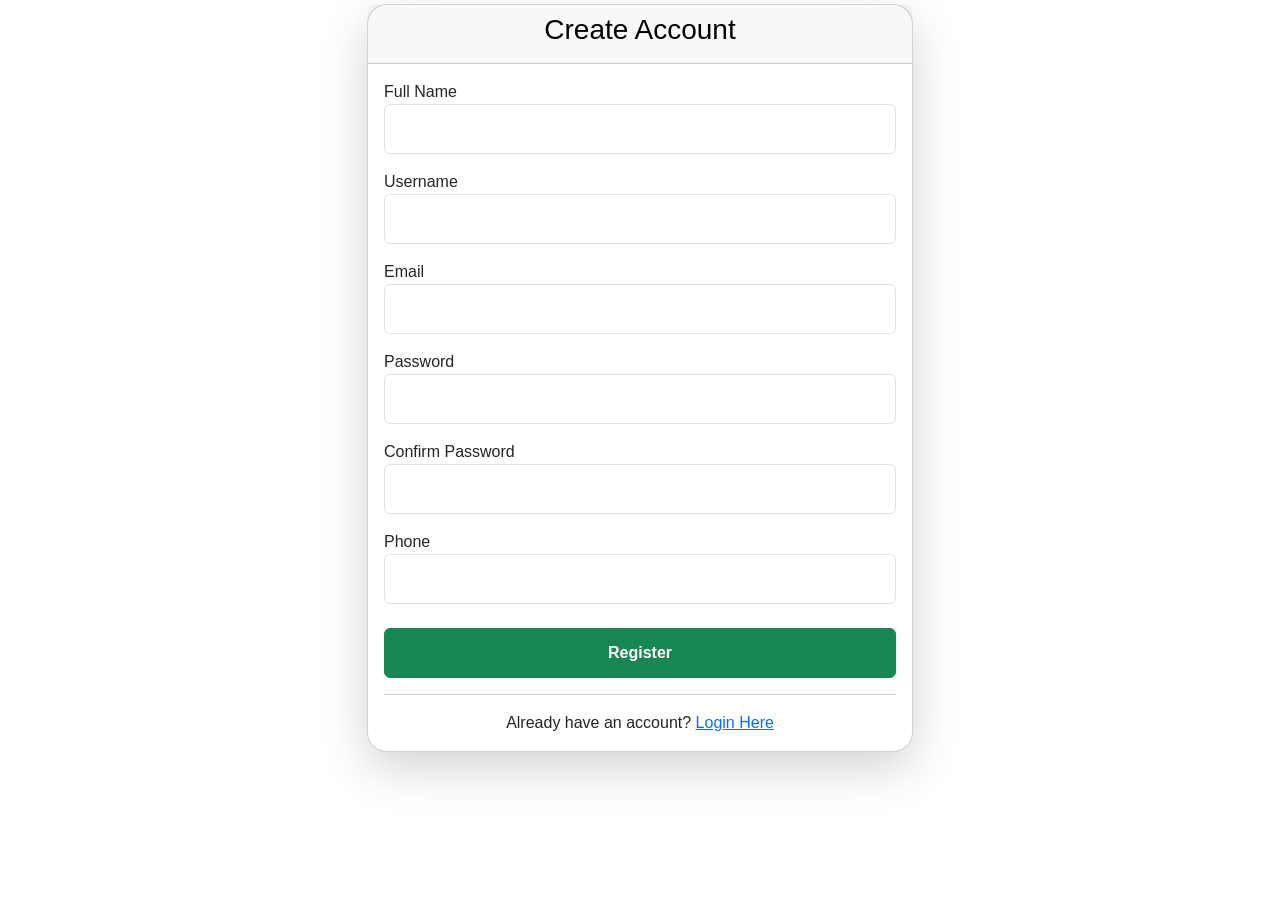
<file: register.html>
<!DOCTYPE html>
<html lang="en">
<head>
    <meta charset="UTF-8">
    <meta name="viewport" content="width=device-width, initial-scale=1.0">
    <title>Register | Attendance Management System</title>

    <link href="https://cdn.jsdelivr.net/npm/bootstrap@5.3.3/dist/css/bootstrap.min.css" rel="stylesheet">
    <link href="https://cdn.jsdelivr.net/npm/bootstrap-icons@1.11.3/font/bootstrap-icons.css" rel="stylesheet">

    <link rel="stylesheet" href="css/style.css">
</head>

<body class="bg-light">

<div class="container mb-1 mt-1">

<div class="row justify-content-center align-items-center ">

<div class="col-md-6">

<div class="card shadow-lg">

<div class="card-header  text-black">

<h3 class="text-center">

Create Account

</h3>

</div>

<div class="card-body">

<form id="registerForm">

<div class="mb-3">

<label>Full Name</label>

<input
type="text"
id="fullName"
class="form-control"
required>

</div>

<div class="mb-3">

<label>Username</label>

<input
type="text"
id="username"
class="form-control"
required>

</div>

<div class="mb-3">

<label>Email</label>

<input
type="email"
id="email"
class="form-control"
required>

</div>

<div class="mb-3">

<label>Password</label>

<input
type="password"
id="password"
class="form-control"
required>

</div>

<div class="mb-3">

<label>Confirm Password</label>

<input
type="password"
id="confirmPassword"
class="form-control"
required>

</div>

<div class="mb-4">

<label>Phone</label>

<input
type="text"
id="phone"
class="form-control">

</div>

<div class="d-grid">

<button
class="btn btn-success">

Register

</button>

</div>

</form>

<hr>

<div class="text-center">

Already have an account?

<a href="index.html">

Login Here

</a>

</div>

</div>

</div>

</div>

</div>

</div>

<script src="js/register.js"></script>

</body>
</html>
</file>
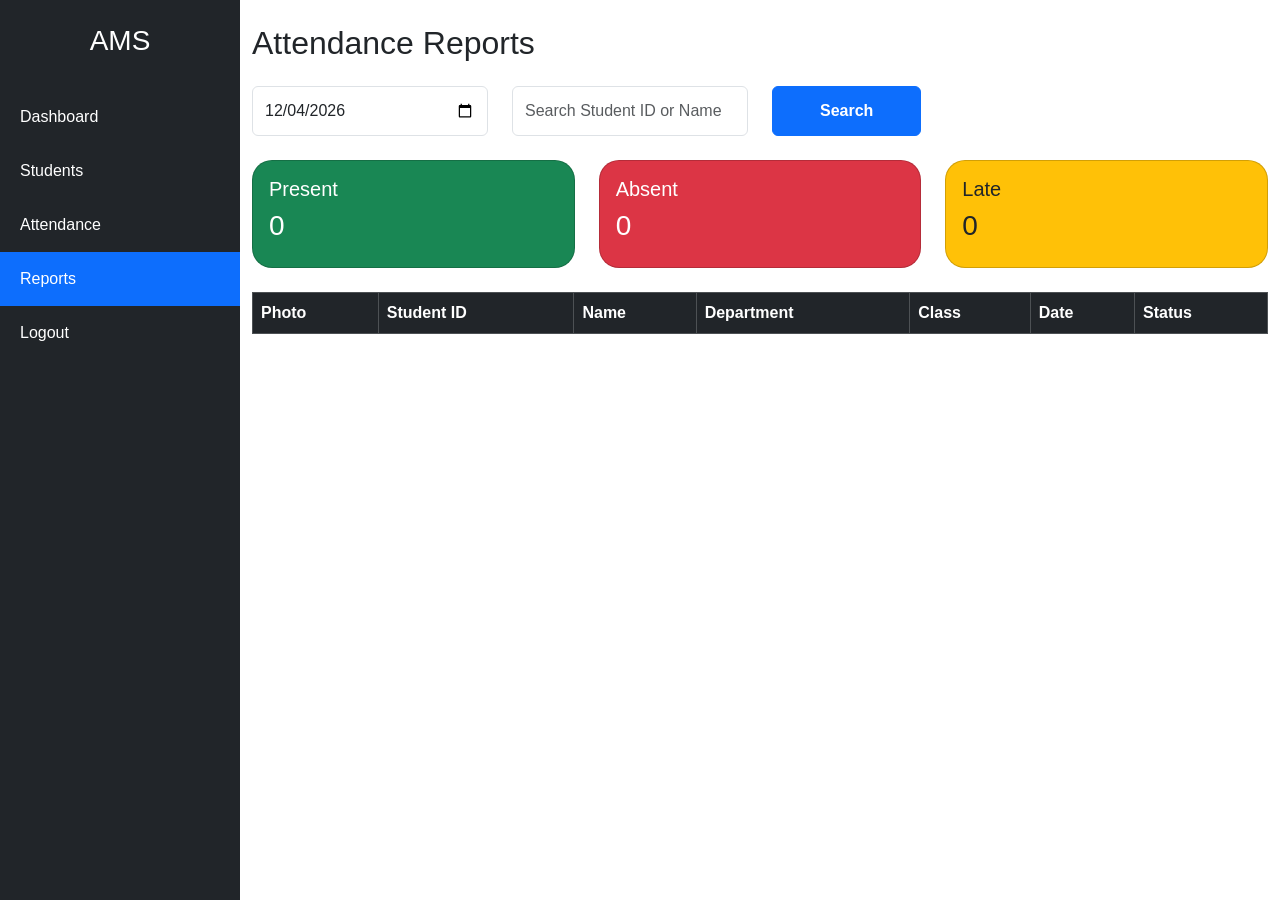
<file: reports.html>
<!DOCTYPE html>
<html lang="en">
<head>

<meta charset="UTF-8">
<meta name="viewport" content="width=device-width, initial-scale=1">

<title>Attendance Report</title>

<link href="https://cdn.jsdelivr.net/npm/bootstrap@5.3.3/dist/css/bootstrap.min.css" rel="stylesheet">

<link rel="stylesheet"
href="https://cdn.jsdelivr.net/npm/bootstrap-icons@1.11.3/font/bootstrap-icons.min.css">

<link rel="stylesheet" href="css/style.css">

</head>

<body>

<div class="d-flex">

<div class="sidebar">

<h3 class="text-center text-white py-4">
AMS
</h3>

<a href="dashboard.html">Dashboard</a>
<a href="students.html">Students</a>
<a href="attendance.html">Attendance</a>
<a href="reports.html" class="active">Reports</a>

<a href="index.html">Logout</a>

</div>

<div class="content">

<div class="container mt-4"></div>
<div class="container-fluid mt-4">

    <h2 class="mb-4">
        Attendance Reports
    </h2>

    <div class="row mb-4">

        <div class="col-md-3">

            <input
                type="date"
                id="reportDate"
                class="form-control">

        </div>

        <div class="col-md-3">

            <input
                type="text"
                id="search"
                class="form-control"
                placeholder="Search Student ID or Name">

        </div>

        <div class="col-md-2">

            <button
                class="btn btn-primary w-100"
                onclick="loadReport()">

                Search

            </button>

        </div>

    </div>

    <!-- Summary Cards -->

    <div class="row mb-4">

        <div class="col-md-4">

            <div class="card bg-success text-white">

                <div class="card-body">

                    <h5>Present</h5>

                    <h2 id="presentCount">0</h2>

                </div>

            </div>

        </div>

        <div class="col-md-4">

            <div class="card bg-danger text-white">

                <div class="card-body">

                    <h5>Absent</h5>

                    <h2 id="absentCount">0</h2>

                </div>

            </div>

        </div>

        <div class="col-md-4">

            <div class="card bg-warning">

                <div class="card-body">

                    <h5>Late</h5>

                    <h2 id="lateCount">0</h2>

                </div>

            </div>

        </div>

    </div>

    <!-- Report Table -->

    <table class="table table-bordered table-hover align-middle">

        <thead class="table-dark">

            <tr>

                <th>Photo</th>
                <th>Student ID</th>
                <th>Name</th>
                <th>Department</th>
                <th>Class</th>
                <th>Date</th>
                <th>Status</th>

            </tr>

        </thead>

        <tbody id="reportTable">

        </tbody>

    </table>

</div>
</div>

</div>

<script src="js/report.js"></script>

</body>

</html>
</file>
<file: css/style.css>
/* index */
body{
    font-family: Arial, Helvetica, sans-serif;
    background: linear-gradient(135deg,#ffffff,#ffffff);
}

.card{
    border-radius:20px;
}

.form-control{
    height:50px;
}

.btn{
    height:50px;
    font-weight:bold;
}

.card h2{
    font-size:28px;
}


/* Dashboard */
.sidebar{

width:240px;
height:100vh;
background:#212529;
position:fixed;

}

.sidebar a{

display:block;
padding:15px 20px;
color:white;
text-decoration:none;
transition:.3s;

}

.sidebar a:hover{

background:#0d6efd;

}

.sidebar .active{

background:#0d6efd;

}

.content{

margin-left:240px;
width:100%;

}

.dashboard-card{

border:none;
border-radius:15px;

}

.dashboard-card h1{

font-size:45px;
font-weight:bold;

}

.badge{

font-size:14px;

padding:8px 15px;

}

.table td{

vertical-align:middle;

}
</file>
